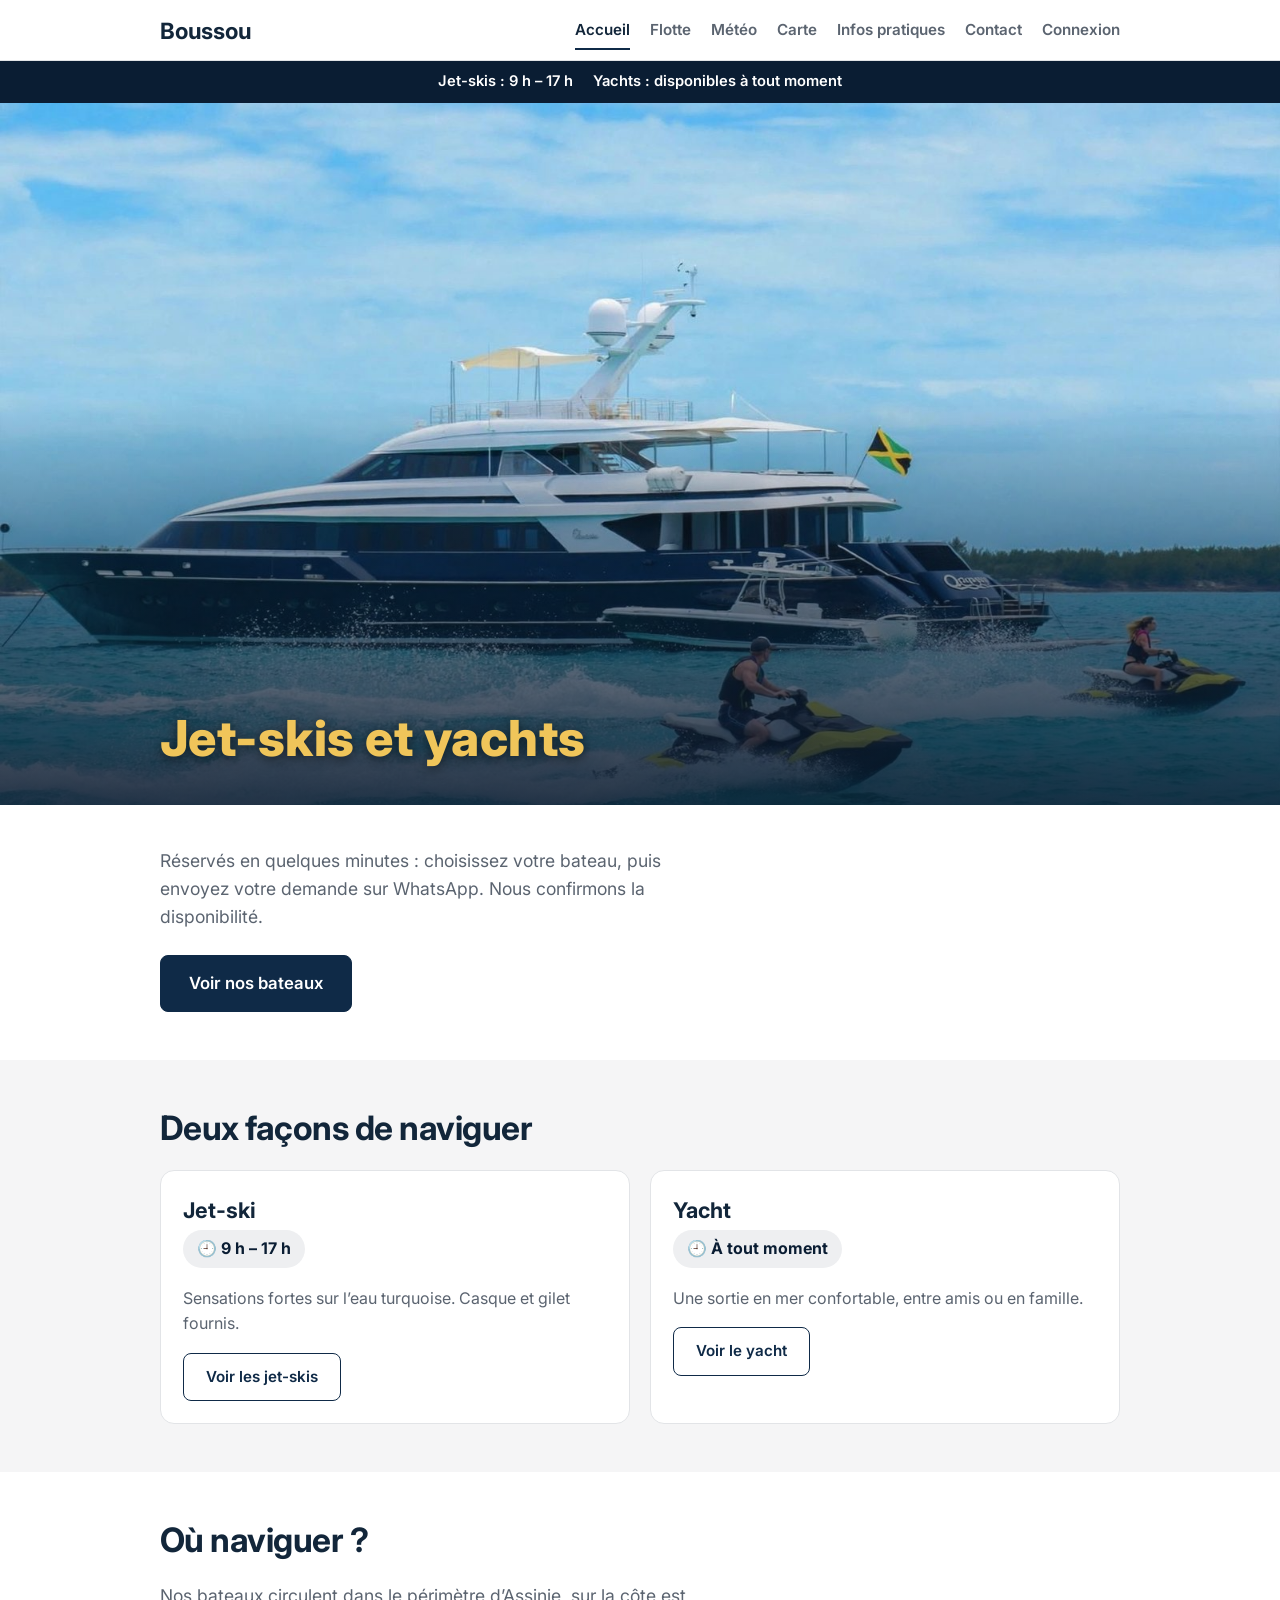
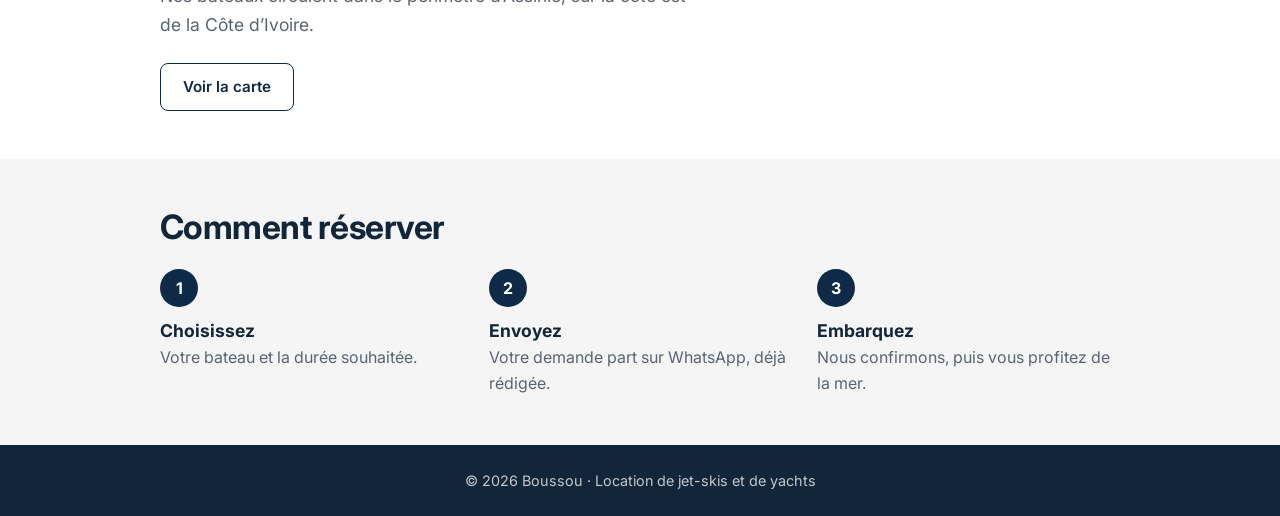
<file: index.html>
<!DOCTYPE html>
<html lang="fr"><head><meta charset="UTF-8"><meta name="viewport" content="width=device-width, initial-scale=1, viewport-fit=cover"><title>Boussou – Location de jet-skis et de yachts à Assinie</title>
<link href="https://fonts.googleapis.com/css2?family=Inter:wght@400;600;700&display=swap" rel="stylesheet">
<link rel="stylesheet" href="style.css"></head><body>
<header><div class="wrap barre"><a class="logo" href="index.html">Boussou</a><button class="menu-btn" id="menu-btn" type="button" aria-expanded="false" aria-controls="nav">Menu</button><nav id="nav" aria-label="Navigation principale"><a class="actif" href="index.html">Accueil</a><a href="flotte.html">Flotte</a><a href="meteo.html">Météo</a><a href="carte.html">Carte</a><a href="infos.html">Infos pratiques</a><a href="contact.html">Contact</a><a id="lien-compte" href="connexion.html">Connexion</a></nav></div></header>
<div class="barre-h"><span>Jet-skis : 9 h – 17 h</span><span>Yachts : disponibles à tout moment</span></div>
<main>
<div class="photo-pleine"><img src="accueil.jpg" alt="Yacht bleu marine et deux jet-skis sur une eau turquoise" fetchpriority="high"><h1 class="titre-photo">Jet-skis et yachts</h1></div>
<div class="wrap hero">
  
  <p class="sub">Réservés en quelques minutes : choisissez votre bateau, puis envoyez votre demande sur WhatsApp. Nous confirmons la disponibilité.</p>
  <a class="btn grand" href="flotte.html">Voir nos bateaux</a>
</div>
<section class="gris"><div class="wrap">
  <h2>Deux façons de naviguer</h2>
  <div class="cartes">
    <article class="carte"><h3>Jet-ski</h3><span class="heure">🕘 9 h – 17 h</span><p>Sensations fortes sur l’eau turquoise. Casque et gilet fournis.</p><a class="btn ghost" href="flotte.html">Voir les jet-skis</a></article>
    <article class="carte"><h3>Yacht</h3><span class="heure">🕘 À tout moment</span><p>Une sortie en mer confortable, entre amis ou en famille.</p><a class="btn ghost" href="flotte.html">Voir le yacht</a></article>
  </div>
</div></section>
<section><div class="wrap">
  <h2>Où naviguer ?</h2>
  <p class="sub" style="margin-top:0">Nos bateaux circulent dans le périmètre d’Assinie, sur la côte est de la Côte d’Ivoire.</p>
  <a class="btn ghost" href="carte.html">Voir la carte</a>
</div></section>
<section class="gris"><div class="wrap">
  <h2>Comment réserver</h2>
  <div class="etapes">
    <div class="etape"><b>1</b><h3>Choisissez</h3><p>Votre bateau et la durée souhaitée.</p></div>
    <div class="etape"><b>2</b><h3>Envoyez</h3><p>Votre demande part sur WhatsApp, déjà rédigée.</p></div>
    <div class="etape"><b>3</b><h3>Embarquez</h3><p>Nous confirmons, puis vous profitez de la mer.</p></div>
  </div>
</div></section>
</main>
<footer>© 2026 Boussou · Location de jet-skis et de yachts</footer>
<script src="script.js"></script>
<script src="compte.js"></script>
</body></html>
</file>
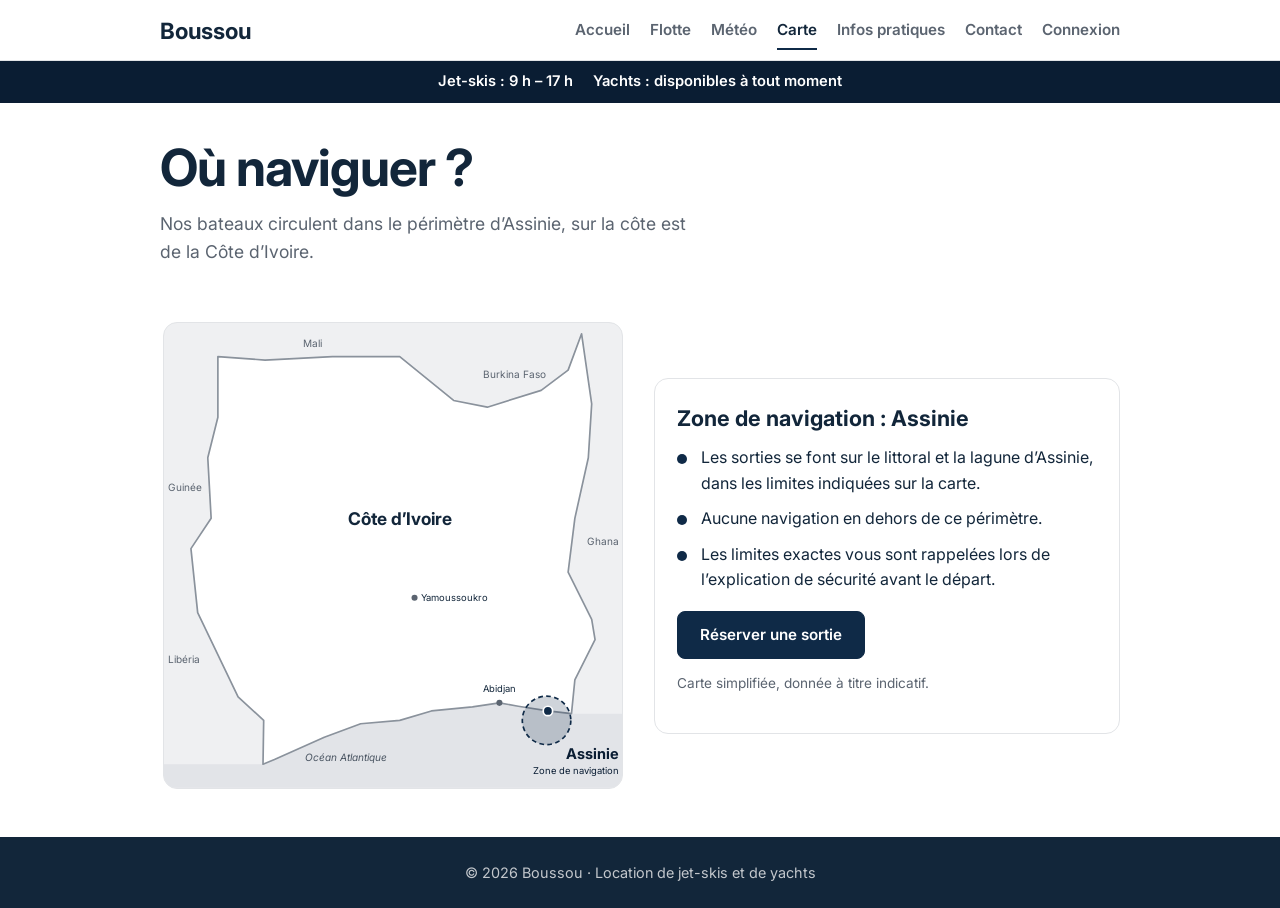
<file: carte.html>
<!DOCTYPE html>
<html lang="fr"><head><meta charset="UTF-8"><meta name="viewport" content="width=device-width, initial-scale=1, viewport-fit=cover"><title>Zone de navigation – Boussou</title>
<link href="https://fonts.googleapis.com/css2?family=Inter:wght@400;600;700&display=swap" rel="stylesheet">
<link rel="stylesheet" href="style.css"></head><body>
<header><div class="wrap barre"><a class="logo" href="index.html">Boussou</a><button class="menu-btn" id="menu-btn" type="button" aria-expanded="false" aria-controls="nav">Menu</button><nav id="nav" aria-label="Navigation principale"><a href="index.html">Accueil</a><a href="flotte.html">Flotte</a><a href="meteo.html">Météo</a><a class="actif" href="carte.html">Carte</a><a href="infos.html">Infos pratiques</a><a href="contact.html">Contact</a><a id="lien-compte" href="connexion.html">Connexion</a></nav></div></header>
<div class="barre-h"><span>Jet-skis : 9 h – 17 h</span><span>Yachts : disponibles à tout moment</span></div>
<main>
<div class="wrap hero petit"><h1>Où naviguer ?</h1><p class="sub">Nos bateaux circulent dans le périmètre d’Assinie, sur la côte est de la Côte d’Ivoire.</p></div>
<section><div class="wrap zonebox">
<svg class="ci" viewBox="-20 0 680 690" role="img" aria-label="Carte simplifiée de la Côte d’Ivoire avec la zone de navigation d’Assinie, au sud-est">
<path d="M-20,655 L127,655 L144,648 L218,615 L272,595 L330,590 L377,576 L438,570 L478,564 L506,569 L550,576 L585,580 L660,580 L660,690 L-20,690Z" fill="#e2e4e8"/>
<path d="M60,50 L130,55 L230,50 L330,50 L410,115 L460,125 L540,100 L580,70 L600,16 L615,120 L610,200 L590,290 L580,370 L615,440 L620,470 L590,530 L585,580 L550,576 L506,569 L478,564 L438,570 L377,576 L330,590 L272,595 L218,615 L144,648 L127,655 L128,590 L90,555 L30,430 L20,335 L50,290 L45,200 L60,140Z" fill="#fff" stroke="#8a929c" stroke-width="2.5" stroke-linejoin="round"/>
<g font-family="Inter,system-ui,sans-serif" fill="#5b6470" font-size="15">
<text x="330" y="300" text-anchor="middle" font-size="26" font-weight="700" fill="#12263a">Côte d’Ivoire</text>
<text x="200" y="36" text-anchor="middle">Mali</text><text x="500" y="82" text-anchor="middle">Burkina Faso</text>
<text x="655" y="330" text-anchor="end">Ghana</text><text x="-14" y="250">Guinée</text><text x="-14" y="505">Libéria</text>
<text x="250" y="650" text-anchor="middle" font-style="italic" fill="#4a5562">Océan Atlantique</text></g>
<g font-family="Inter,system-ui,sans-serif" font-size="14" fill="#12263a">
<circle cx="352" cy="408" r="4.5" fill="#5b6470"/><text x="362" y="413">Yamoussoukro</text>
<circle cx="478" cy="564" r="4.5" fill="#5b6470"/><text x="478" y="548" text-anchor="middle">Abidjan</text></g>
<circle cx="548" cy="590" r="36" fill="#0f2a47" fill-opacity=".2" stroke="#0f2a47" stroke-width="2.5" stroke-dasharray="7 5"/>
<circle cx="550" cy="576" r="7" fill="#0f2a47" stroke="#fff" stroke-width="2.5"/>
<text x="655" y="648" text-anchor="end" font-family="Inter,system-ui,sans-serif" font-size="22" font-weight="700" fill="#0a1d33">Assinie</text>
<text x="655" y="670" text-anchor="end" font-family="Inter,system-ui,sans-serif" font-size="14" fill="#0a1d33">Zone de navigation</text>
</svg>
<div class="carte">
  <h3>Zone de navigation : Assinie</h3>
  <ul class="liste-zone">
    <li>Les sorties se font sur le littoral et la lagune d’Assinie, dans les limites indiquées sur la carte.</li>
    <li>Aucune navigation en dehors de ce périmètre.</li>
    <li>Les limites exactes vous sont rappelées lors de l’explication de sécurité avant le départ.</li>
  </ul>
  <a class="btn" href="flotte.html">Réserver une sortie</a>
  <p class="mini" style="margin-top:14px">Carte simplifiée, donnée à titre indicatif.</p>
</div>
</div></section>
</main>
<footer>© 2026 Boussou · Location de jet-skis et de yachts</footer>
<script src="script.js"></script>
<script src="compte.js"></script>
</body></html>
</file>
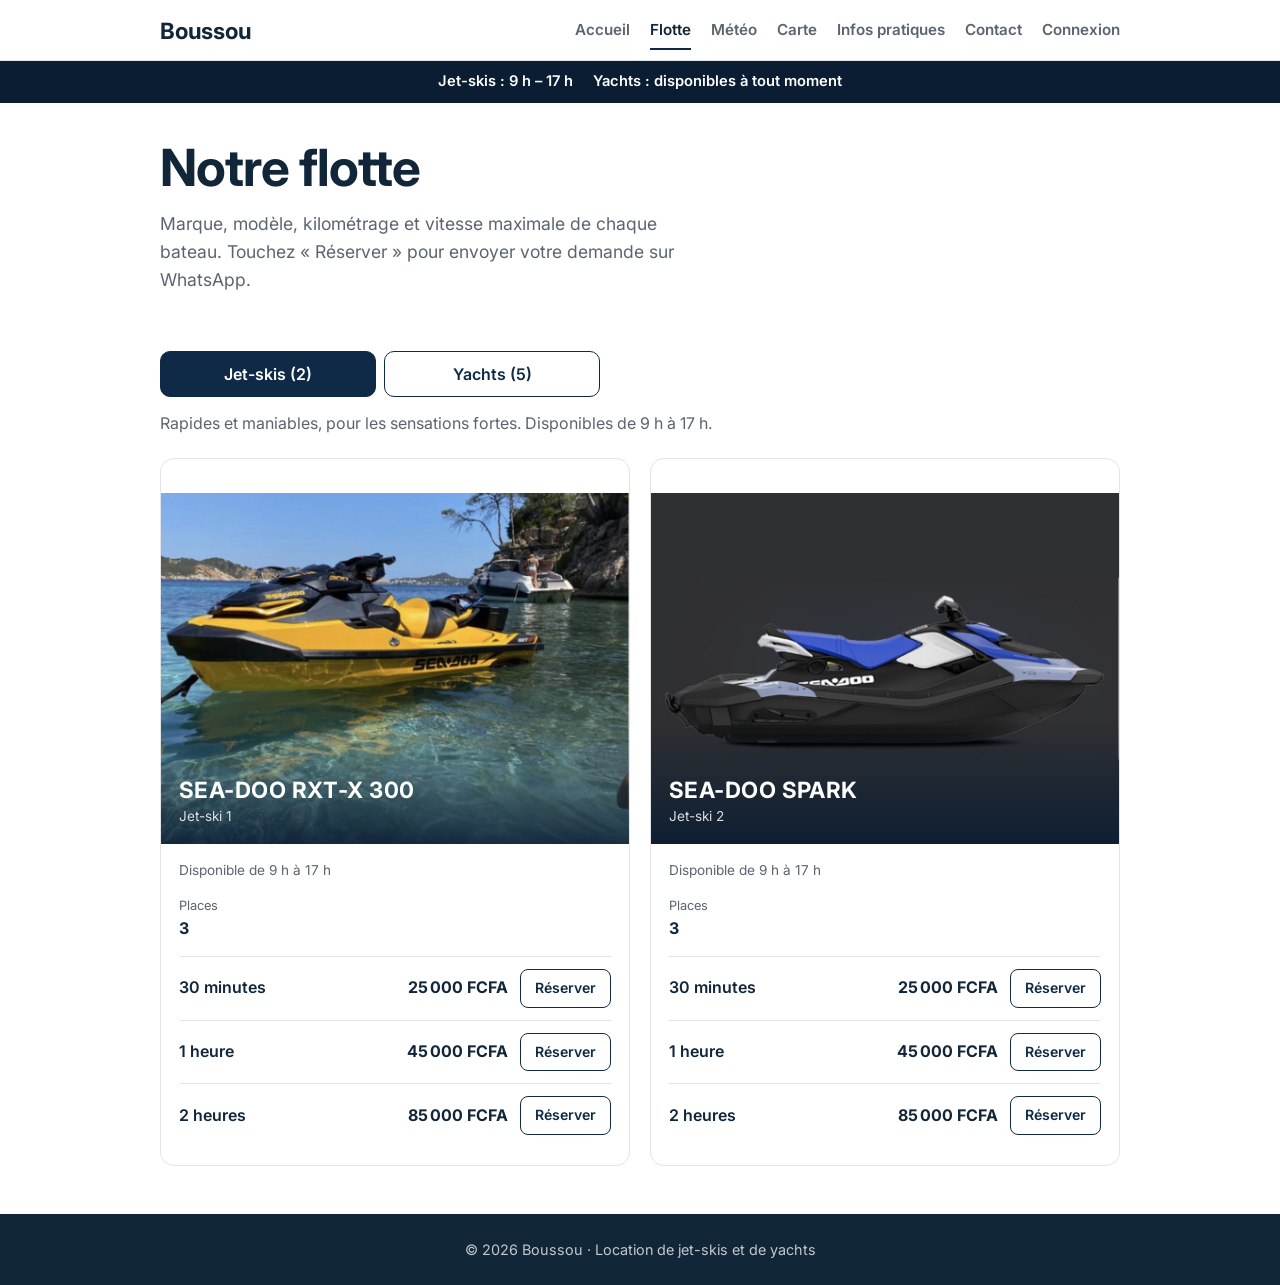
<file: flotte.html>
<!DOCTYPE html>
<html lang="fr"><head><meta charset="UTF-8"><meta name="viewport" content="width=device-width, initial-scale=1, viewport-fit=cover"><title>Notre flotte – Boussou</title>
<link href="https://fonts.googleapis.com/css2?family=Inter:wght@400;600;700&display=swap" rel="stylesheet">
<link rel="stylesheet" href="style.css"></head><body>
<header><div class="wrap barre"><a class="logo" href="index.html">Boussou</a><button class="menu-btn" id="menu-btn" type="button" aria-expanded="false" aria-controls="nav">Menu</button><nav id="nav" aria-label="Navigation principale"><a href="index.html">Accueil</a><a class="actif" href="flotte.html">Flotte</a><a href="meteo.html">Météo</a><a href="carte.html">Carte</a><a href="infos.html">Infos pratiques</a><a href="contact.html">Contact</a><a id="lien-compte" href="connexion.html">Connexion</a></nav></div></header>
<div class="barre-h"><span>Jet-skis : 9 h – 17 h</span><span>Yachts : disponibles à tout moment</span></div>
<main>
<div class="wrap hero petit" id="hero-flotte">
  <h1>Notre flotte</h1>
  <p class="sub">Marque, modèle, kilométrage et vitesse maximale de chaque bateau. Touchez « Réserver » pour envoyer votre demande sur WhatsApp.</p>
</div>
<section id="sec-flotte"><div class="wrap"><div class="onglets" role="tablist" id="onglets"></div><p class="intro-cat" id="introcat"></p><div class="cartes" id="bateaux"></div></div></section>
</main>
<footer>© 2026 Boussou · Location de jet-skis et de yachts</footer>
<script src="script.js"></script>
<script src="compte.js"></script>
</body></html>
</file>
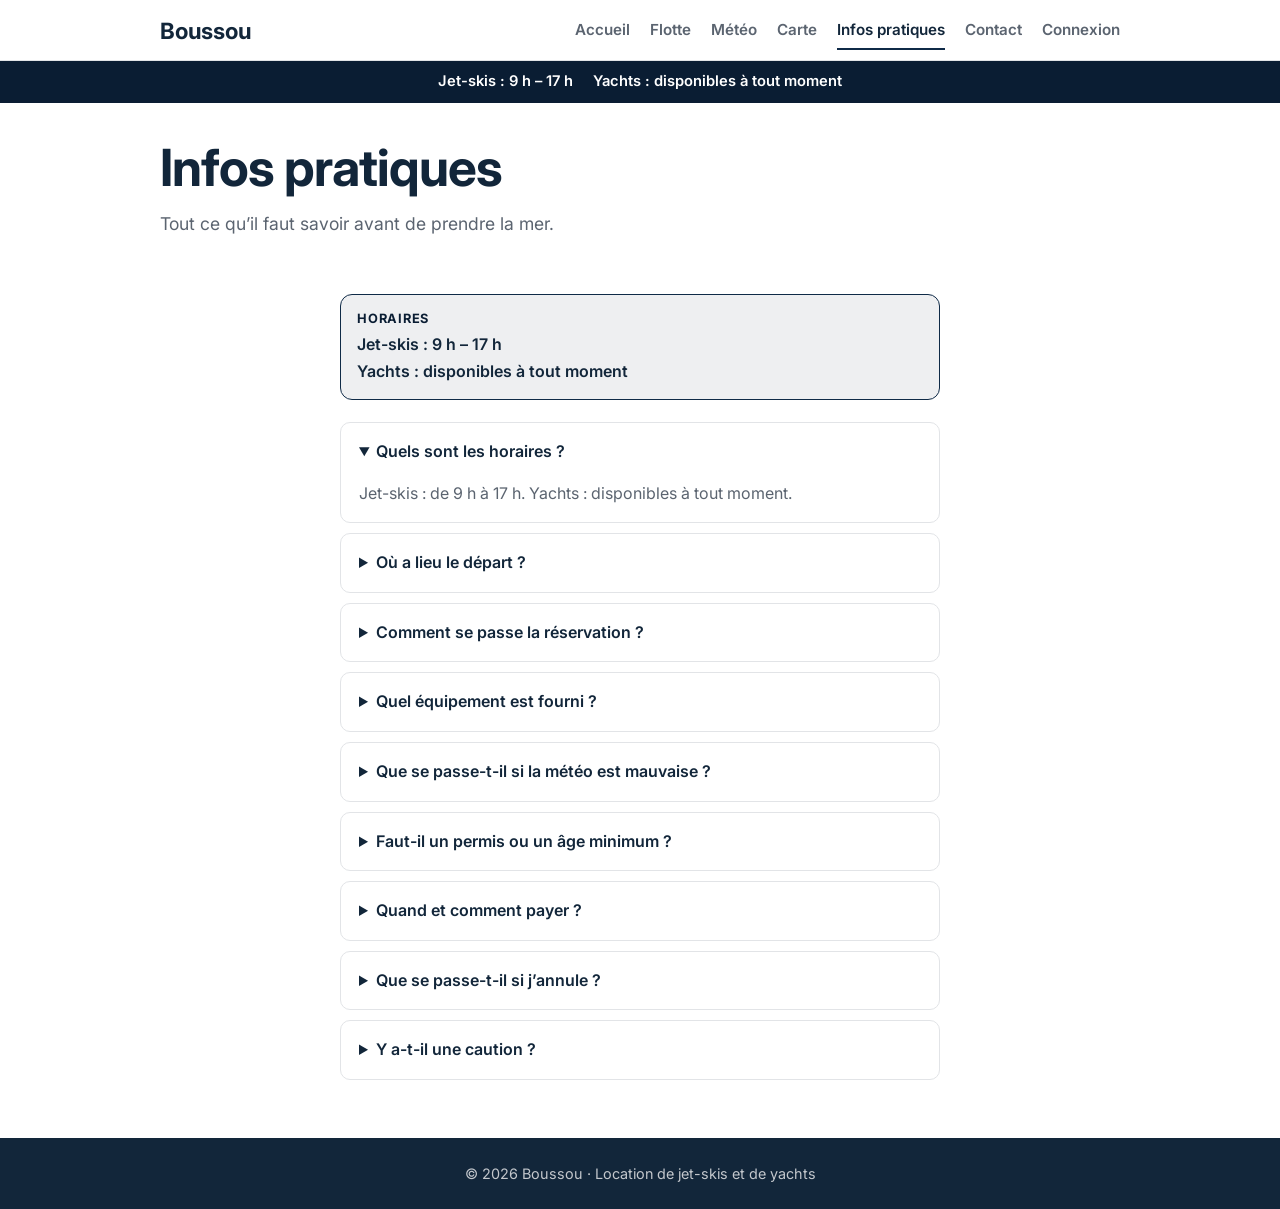
<file: infos.html>
<!DOCTYPE html>
<html lang="fr"><head><meta charset="UTF-8"><meta name="viewport" content="width=device-width, initial-scale=1, viewport-fit=cover"><title>Infos pratiques – Boussou</title>
<link href="https://fonts.googleapis.com/css2?family=Inter:wght@400;600;700&display=swap" rel="stylesheet">
<link rel="stylesheet" href="style.css"></head><body>
<header><div class="wrap barre"><a class="logo" href="index.html">Boussou</a><button class="menu-btn" id="menu-btn" type="button" aria-expanded="false" aria-controls="nav">Menu</button><nav id="nav" aria-label="Navigation principale"><a href="index.html">Accueil</a><a href="flotte.html">Flotte</a><a href="meteo.html">Météo</a><a href="carte.html">Carte</a><a class="actif" href="infos.html">Infos pratiques</a><a href="contact.html">Contact</a><a id="lien-compte" href="connexion.html">Connexion</a></nav></div></header>
<div class="barre-h"><span>Jet-skis : 9 h – 17 h</span><span>Yachts : disponibles à tout moment</span></div>
<main>
<div class="wrap hero petit"><h1>Infos pratiques</h1><p class="sub">Tout ce qu’il faut savoir avant de prendre la mer.</p></div>
<section><div class="wrap etroit">
  <div class="encart-h"><b>Horaires</b><span>Jet-skis : 9 h – 17 h</span><span>Yachts : disponibles à tout moment</span></div>
  <details open><summary>Quels sont les horaires ?</summary><p>Jet-skis : de 9 h à 17 h. Yachts : disponibles à tout moment.</p></details>
  <details><summary>Où a lieu le départ ?</summary><p>Le départ se fait à Assinie. Nous vous indiquons le lieu exact sur WhatsApp lors de la confirmation de votre réservation.</p></details>
  <details><summary>Comment se passe la réservation ?</summary><p>Vous choisissez un bateau et une durée, puis votre demande part sur WhatsApp. Nous confirmons la disponibilité et le prix.</p></details>
  <details><summary>Quel équipement est fourni ?</summary><p>Gilets de sauvetage pour tous, et casque pour les jet-skis. Une explication de sécurité est donnée avant chaque départ.</p></details>
  <details><summary>Que se passe-t-il si la météo est mauvaise ?</summary><p>Si les conditions ne sont pas sûres, la sortie est reportée à une autre date.</p></details>
  <details><summary>Faut-il un permis ou un âge minimum ?</summary><p>Jet-skis : 16 ans minimum, accompagné d’un adulte. Yachts : contactez-nous avant de réserver, nous vous indiquons ce qu’il faut.</p></details>
  <details><summary>Quand et comment payer ?</summary><p>Un acompte de 50 % est demandé pour confirmer votre réservation. Le solde se règle selon les modalités indiquées à la confirmation.</p></details>
  <details><summary>Que se passe-t-il si j’annule ?</summary><p>Votre acompte est remboursé si vous annulez au moins 48 h avant la sortie.</p></details>
  <details><summary>Y a-t-il une caution ?</summary><p>Oui, une caution est demandée pour les jet-skis et les yachts. Son montant vous est communiqué lors de la réservation. Elle vous est rendue au retour si le bateau n’a subi aucun dégât.</p></details>
</div></section>
</main>
<footer>© 2026 Boussou · Location de jet-skis et de yachts</footer>
<script src="script.js"></script>
<script src="compte.js"></script>
</body></html>
</file>
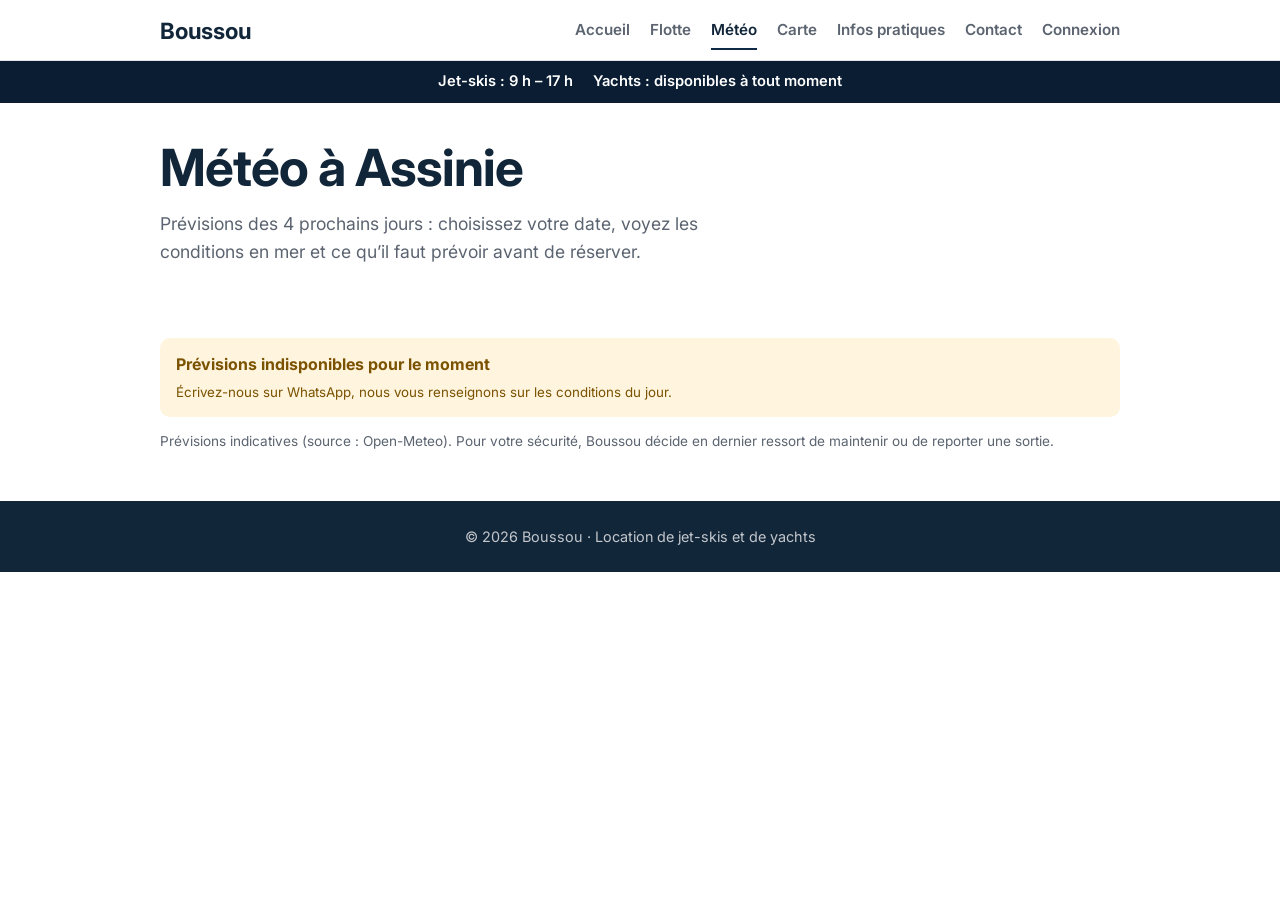
<file: meteo.html>
<!DOCTYPE html>
<html lang="fr"><head><meta charset="UTF-8"><meta name="viewport" content="width=device-width, initial-scale=1, viewport-fit=cover"><title>Météo à Assinie – Boussou</title>
<link href="https://fonts.googleapis.com/css2?family=Inter:wght@400;600;700&display=swap" rel="stylesheet">
<link rel="stylesheet" href="style.css"></head><body>
<header><div class="wrap barre"><a class="logo" href="index.html">Boussou</a><button class="menu-btn" id="menu-btn" type="button" aria-expanded="false" aria-controls="nav">Menu</button><nav id="nav" aria-label="Navigation principale"><a href="index.html">Accueil</a><a href="flotte.html">Flotte</a><a class="actif" href="meteo.html">Météo</a><a href="carte.html">Carte</a><a href="infos.html">Infos pratiques</a><a href="contact.html">Contact</a><a id="lien-compte" href="connexion.html">Connexion</a></nav></div></header>
<div class="barre-h"><span>Jet-skis : 9 h – 17 h</span><span>Yachts : disponibles à tout moment</span></div>
<main>
<div class="wrap hero petit">
  <h1>Météo à Assinie</h1>
  <p class="sub">Prévisions des 4 prochains jours : choisissez votre date, voyez les conditions en mer et ce qu’il faut prévoir avant de réserver.</p>
</div>
<section id="meteo"><div class="wrap">
  <div class="meteo-jours" id="meteo-jours" role="group" aria-label="Choisir un jour"><p class="mini">Chargement des prévisions…</p></div>
  <div id="meteo-detail" aria-live="polite"></div>
  <p class="mini" style="margin-top:14px">Prévisions indicatives (source : Open-Meteo). Pour votre sécurité, Boussou décide en dernier ressort de maintenir ou de reporter une sortie.</p>
</div></section>
</main>
<footer>© 2026 Boussou · Location de jet-skis et de yachts</footer>
<script src="script.js"></script>
<script src="compte.js"></script>
</body></html>
</file>
<file: style.css>
/* Boussou – style commun à toutes les pages */
:root{--encre:#12263a;--texte2:#5b6470;--accent:#0f2a47;--accent2:#0a1d33;--gris:#f5f5f6;--bord:#e2e4e7;--img:url(plage.jpg)}
*{box-sizing:border-box;margin:0;padding:0}
html{scroll-behavior:smooth}
body{font-family:Inter,system-ui,-apple-system,"Segoe UI",sans-serif;color:var(--encre);background:#fff;line-height:1.6;-webkit-font-smoothing:antialiased}
a:focus-visible,summary:focus-visible{outline:3px solid var(--accent);outline-offset:3px}
.wrap{max-width:1000px;margin:0 auto;padding:0 20px}
header{border-bottom:1px solid var(--bord);background:#fff;position:sticky;top:0;z-index:5}
.barre{display:flex;flex-wrap:wrap;justify-content:space-between;align-items:center;gap:2px 24px;padding-top:calc(12px + env(safe-area-inset-top,0px));padding-bottom:6px}
.logo{font-size:1.4rem;font-weight:700;color:var(--encre);text-decoration:none;letter-spacing:-.01em}
nav{display:flex;flex-wrap:wrap;gap:0 20px}
nav a{color:var(--texte2);text-decoration:none;font-weight:600;font-size:.95rem;padding:6px 0;border-bottom:2px solid transparent}
nav a:hover{color:var(--accent)}
nav a.actif{color:var(--encre);border-bottom-color:var(--accent)}
.btn{display:inline-block;text-decoration:none;background:var(--accent);color:#fff;font-weight:600;font-size:.95rem;padding:11px 22px;border-radius:8px;border:1.5px solid var(--accent);transition:background .15s,color .15s;cursor:pointer;font-family:inherit}
.btn:hover{background:var(--accent2)}
.btn.grand{font-size:1.05rem;padding:14px 28px}
.btn.ghost{background:transparent;color:var(--accent)}
.btn.ghost:hover{background:var(--accent);color:#fff}
.hero{padding:40px 20px 48px}
.hero.petit{padding:36px 20px 8px}
h1{font-size:clamp(2rem,6.2vw,3.2rem);line-height:1.12;font-weight:700;letter-spacing:-.02em;max-width:18ch}
.sub{color:var(--texte2);font-size:1.1rem;max-width:50ch;margin:14px 0 24px}
.petit .sub{margin-bottom:0}
.photo{margin-top:34px}
.photo img{display:block;width:100%;aspect-ratio:4/3;object-fit:cover;object-position:45% 80%;border-radius:14px}
@media(min-width:760px){.photo img{aspect-ratio:16/8;object-position:50% 72%}}
section{padding:48px 0}
.gris{background:var(--gris)}
h2{font-size:clamp(1.6rem,4.5vw,2.1rem);font-weight:700;letter-spacing:-.015em;line-height:1.2;margin-bottom:22px}
.cartes{display:grid;gap:20px}
@media(min-width:800px){.cartes{grid-template-columns:1fr 1fr}.cartes.trois{grid-template-columns:1fr 1fr 1fr}}
.carte{background:#fff;border:1px solid var(--bord);border-radius:14px;padding:22px}
.carte h3{font-size:1.35rem;font-weight:700}
.carte p{color:var(--texte2);margin:6px 0 16px}
.vignette{aspect-ratio:16/10;border-radius:10px;background-image:var(--img);background-repeat:no-repeat;margin-bottom:16px;background-color:#e4e6e9}
.tete{display:flex;align-items:center;gap:10px;margin-bottom:14px}
.etiquette{background:#eeeff1;color:var(--accent2);font-weight:700;font-size:.78rem;padding:3px 10px;border-radius:20px}
.specs{display:grid;grid-template-columns:1fr 1fr;gap:12px 16px;margin-bottom:14px}
.specs dt{font-size:.8rem;color:var(--texte2)}
.specs dd{font-weight:700}
.ligne{display:flex;align-items:center;gap:12px;padding:12px 0;border-top:1px solid var(--bord)}
.ligne .nom{flex:1;font-weight:600}
.ligne .prix{font-weight:700}
.ligne a{border:1.5px solid var(--accent);color:var(--accent);text-decoration:none;font-weight:600;font-size:.88rem;padding:7px 14px;border-radius:8px;transition:background .15s,color .15s}
.ligne a:hover{background:var(--accent);color:#fff}
.etapes{display:grid;gap:26px}
@media(min-width:800px){.etapes{grid-template-columns:repeat(3,1fr)}}
.etape b{display:grid;place-items:center;width:38px;height:38px;border-radius:50%;background:var(--accent);color:#fff;margin-bottom:10px}
.etape h3{font-size:1.1rem}
.etape p{color:var(--texte2)}
.etroit{max-width:640px}
details{border:1px solid var(--bord);border-radius:10px;margin-bottom:10px;background:#fff}
summary{cursor:pointer;font-weight:600;padding:16px 18px}
details p{padding:0 18px 16px;color:var(--texte2)}
.champ{display:grid;gap:6px;margin-bottom:16px}
label{font-weight:600;font-size:.95rem}
input,select,textarea{font:inherit;padding:12px;border:1px solid var(--bord);border-radius:8px;background:#fff;color:var(--encre);width:100%}
textarea{min-height:110px}
.ou{margin-top:18px;color:var(--texte2)}
.ou a{color:var(--accent);font-weight:600}
footer{background:var(--encre);color:#c3c7cc;text-align:center;padding:24px 20px calc(24px + env(safe-area-inset-bottom,0px));font-size:.9rem}
.zonebox{display:grid;gap:28px;align-items:center}
@media(min-width:800px){.zonebox{grid-template-columns:1fr 1fr}}
svg.ci{width:100%;height:auto;max-width:460px;margin:0 auto;display:block;border:1px solid var(--bord);border-radius:14px;background:#eff0f2}
.liste-zone{list-style:none;display:grid;gap:10px;margin:10px 0 18px}
.liste-zone li{padding-left:24px;position:relative}
.liste-zone li::before{content:"";position:absolute;left:0;top:.55em;width:10px;height:10px;border-radius:50%;background:var(--accent)}
.mini{font-size:.85rem;color:var(--texte2)}
.onglets{display:flex;gap:8px;max-width:440px;margin-bottom:14px}
.onglets button{flex:1;padding:12px 10px;border:1.5px solid var(--accent);background:#fff;color:var(--accent);font:600 1rem Inter,system-ui,sans-serif;border-radius:10px;cursor:pointer}
.onglets button[aria-selected=true]{background:var(--accent);color:#fff}
.intro-cat{color:var(--texte2);margin-bottom:22px}
.carte.large{grid-column:1/-1}
@media(min-width:800px){.large .specs{grid-template-columns:repeat(3,1fr)}}
.titre-int{font-size:1rem;margin:6px 0 10px}
.galerie{display:flex;gap:12px;overflow-x:auto;scroll-snap-type:x mandatory;padding-bottom:10px;margin-bottom:12px}
.tuile{flex:0 0 68%;max-width:270px;scroll-snap-align:start;border:1px solid var(--bord);border-radius:10px;overflow:hidden;background:#fff}
.tuile .ph{aspect-ratio:4/3;background:#ecedef center/cover;display:grid;place-items:center;color:var(--texte2);font-size:.82rem}
.tuile figcaption{padding:9px 12px;font-weight:600}

/* Météo */
.meteo-jours{display:grid;grid-template-columns:repeat(4,1fr);gap:8px;margin-bottom:16px}
.mj{border:1.5px solid var(--bord);background:#fff;border-radius:10px;padding:10px 4px;text-align:center;cursor:pointer;font:inherit;color:var(--encre);display:grid;gap:2px;justify-items:center}
.mj[aria-pressed=true]{border-color:var(--accent);background:#eeeff1}
.mj .j{font-weight:700;font-size:.85rem;text-transform:capitalize}
.mj .ic{font-size:1.7rem;line-height:1.2}
.mj .t{font-weight:700}
.mj .p{font-size:.78rem;color:var(--texte2)}
.verdict{padding:14px 16px;border-radius:10px;font-weight:700;margin-bottom:14px}
.verdict small{display:block;font-weight:400;margin-top:4px}
.v0{background:#e6f5ec;color:#16643a}.v1{background:#fff4dd;color:#7a5200}.v2{background:#fde8e8;color:#8f1d1d}
.mdet{display:grid;gap:20px}
@media(min-width:800px){.mdet{grid-template-columns:1fr 1fr}}
.mdet .carte p{margin:0}
.chiffres{display:grid;grid-template-columns:1fr 1fr;gap:10px 16px}
.chiffres dt{font-size:.8rem;color:var(--texte2)}
.chiffres dd{font-weight:700}
.prevoir{list-style:none;display:grid;gap:8px}
.prevoir li{padding-left:24px;position:relative}
.prevoir li::before{content:"\2713";position:absolute;left:0;color:var(--accent);font-weight:700}

/* En-tête : logo + bouton Menu sur mobile, menu horizontal sur grand écran */
.barre{padding-bottom:10px}
.menu-btn{display:inline-flex;align-items:center;gap:8px;background:#fff;border:1.5px solid var(--bord);border-radius:8px;padding:8px 14px;font:600 .95rem Inter,system-ui,sans-serif;color:var(--encre);cursor:pointer}
.menu-btn::after{content:"\25BE"}
.menu-btn[aria-expanded=true]::after{content:"\25B4"}
.menu-btn:focus-visible{outline:3px solid var(--accent);outline-offset:3px}
@media(max-width:799px){
  nav{display:none;flex-direction:column;flex-basis:100%;gap:0;padding:6px 0 4px}
  nav.ouvert{display:flex}
  nav a{padding:14px 2px;font-size:1.05rem;border-bottom:1px solid var(--bord)}
  nav a:last-child{border-bottom:0}
  nav a.actif{color:var(--accent);border-bottom-color:var(--bord)}
}
@media(min-width:800px){.menu-btn{display:none}}

/* Horaires bien visibles */
.barre-h{background:var(--accent2);color:#fff;font-size:.92rem;font-weight:600;text-align:center;padding:9px 16px;display:flex;flex-wrap:wrap;justify-content:center;gap:2px 20px}
.heure{display:inline-block;background:#eeeff1;color:var(--accent2);font-weight:700;font-size:1rem;padding:6px 14px;border-radius:20px;margin:2px 0 10px}
.carte .heure{margin-bottom:12px}
.encart-h{display:grid;gap:2px;border:1.5px solid var(--accent);background:#eeeff1;border-radius:12px;padding:14px 16px;margin:0 0 22px;font-weight:600;color:var(--encre)}
.encart-h b{font-size:.8rem;letter-spacing:.06em;text-transform:uppercase;color:var(--accent2)}

/* Comptes clients */
[hidden]{display:none!important}
.etat{display:inline-block;padding:3px 10px;border-radius:20px;font-size:.82rem;font-weight:700;margin:2px 0 8px}
.etroit .onglets{margin-bottom:20px}

/* Yachts : cartes courtes et fiche */
.specs.trois{grid-template-columns:repeat(3,1fr)}
.actions{display:flex;gap:10px;flex-wrap:wrap}
.carte.fiche{grid-column:1/-1}
.carte.fiche h2{font-size:1.6rem}
.galerie2{display:grid;grid-template-columns:1fr;gap:12px;margin-bottom:10px}
@media(min-width:800px){.galerie2{max-width:760px}.fiche-specs{grid-template-columns:repeat(5,1fr)!important}}
.tuile2{margin:0}
.tuile2 .ph{display:block;width:100%;border:0;padding:0;border-radius:10px;background:#ecedef;cursor:zoom-in;overflow:hidden}
.tuile2 .ph img{display:block;width:100%;height:auto}
.tuile2 .ph.vide{aspect-ratio:16/5;display:grid;place-items:center;border:1.5px dashed var(--bord);background:#fff;color:var(--texte2);font-size:.8rem;cursor:default}
.tuile2 figcaption{font-size:.8rem;color:var(--texte2);margin-top:4px}
dd.vide{color:var(--texte2);font-weight:400;font-style:italic}
#lb{position:fixed;inset:0;background:rgba(0,0,0,.92);display:grid;place-items:center;z-index:100;padding:16px;cursor:zoom-out}
#lb img{max-width:100%;max-height:88vh;border-radius:8px}
#lb button{position:absolute;top:calc(12px + env(safe-area-inset-top,0px));right:16px;width:42px;height:42px;border:0;border-radius:50%;background:#fff;color:#111;font-size:1.7rem;line-height:1;cursor:pointer}

/* Visionneuse verticale */
#lb{display:block;padding:0;cursor:default}
#lb .pile{height:100%;overflow-y:auto;scroll-snap-type:y mandatory;overscroll-behavior:contain;-webkit-overflow-scrolling:touch}
#lb figure{height:100%;margin:0;scroll-snap-align:center;scroll-snap-stop:always;display:grid;place-items:center;padding:64px 12px}
#lb img{max-width:100%;max-height:100%;object-fit:contain;border-radius:8px}
#lb .x{z-index:2}
#lb .cpt{position:absolute;z-index:2;top:calc(22px + env(safe-area-inset-top,0px));left:16px;color:#fff;font-size:.95rem;font-weight:600}

/* Cartes « affiche » */
.carte.affiche{padding:0;overflow:hidden}
.photo{position:relative}
.photo img{display:block;width:100%;height:auto}
.photo .vignette{margin:0;border-radius:0;aspect-ratio:4/3}
.legende{position:absolute;left:0;right:0;bottom:0;padding:56px 18px 16px;color:#fff;background:linear-gradient(to top,rgba(10,29,51,.88),rgba(10,29,51,0))}
.legende h3{color:#fff;font-size:1.4rem;font-weight:700;line-height:1.15;letter-spacing:.02em;text-transform:uppercase}
.legende span{display:block;font-size:.85rem;opacity:.85;margin-top:2px}
.infos{padding:16px 18px 18px}
.carte.affiche .infos p{margin:0 0 6px}
.infos .fait{font-weight:600;color:var(--encre)}
.infos .apartir{color:var(--texte2)}
.infos .apartir b{color:var(--encre)}
.infos .dispo{font-size:.85rem;color:var(--texte2);margin-bottom:14px!important}
.infos .actions{margin-top:2px}

/* Yachts : carte « affiche » */
.carte.yc{padding:0;overflow:hidden}
.poster{position:relative;display:block;width:100%;padding:0;border:0;background:none;cursor:pointer;text-align:left;color:#fff;font:inherit}
.poster img{display:block;width:100%;height:auto}
.sans{display:block;width:100%;aspect-ratio:3/2;background:linear-gradient(135deg,#1c3556,#0a1d33)}
.legende{position:absolute;left:0;right:0;bottom:0;padding:56px 18px 16px;display:grid;gap:2px;text-align:left;color:#fff;background:linear-gradient(to top,rgba(10,29,51,.9),rgba(10,29,51,0));pointer-events:none}
.legende small{font-size:.74rem;font-weight:600;letter-spacing:.16em;text-transform:uppercase;opacity:.85}
.legende b{font-size:1.75rem;line-height:1.1;font-weight:800;letter-spacing:.02em;text-transform:uppercase}
.legende b span{display:inline;font-size:1em;font-weight:400;opacity:.9}
.pied{padding:14px 18px 18px}
.fiche{grid-column:1/-1}
.fiche>.btn{margin-bottom:14px}
.fiche .info{margin-top:18px}
.tuile2 .ph{position:relative;text-align:left}
.tuile2 .ph.affiche-vide{padding:0;border:0;cursor:default;overflow:hidden;background:none}

.fiche .info .titre-int{margin-top:24px;margin-bottom:8px}
.fiche .info .titre-int:first-child{margin-top:0}

/* Accueil : grande photo pleine largeur */
.photo-pleine img{display:block;width:100%;height:auto;max-height:78vh;object-fit:cover;object-position:50% 65%}
.photo-pleine+.hero{padding-top:28px}

/* Fiche yacht : photos pleine largeur + panneau du bas */
body.fiche-ouverte #sec-flotte{padding-top:0}
.fiche{margin-inline:-20px;padding-bottom:170px;grid-column:1/-1}
.gal{position:relative;max-width:760px;margin-inline:auto}
.gal #retour{position:fixed;top:calc(var(--hh,64px) + 10px);left:12px;z-index:6;margin:0;background:#fff;box-shadow:0 2px 10px rgba(0,0,0,.28)}
.galerie2{gap:2px;background:#0a1d33;margin:0;max-width:none}
.tuile2 .ph{border-radius:0}
.feuille{position:fixed;left:0;right:0;bottom:0;z-index:30;background:#fff;border-radius:18px 18px 0 0;box-shadow:0 -8px 28px rgba(10,29,51,.24);display:flex;flex-direction:column;max-height:82vh;padding-bottom:env(safe-area-inset-bottom,0px)}
.feuille.ouverte{height:82vh}
.feuille .poignee{display:flex;align-items:center;justify-content:center;gap:8px;flex:none;width:calc(100% - 36px);margin:12px 18px 10px;padding:11px 14px;border:1.5px solid var(--accent);border-radius:999px;background:#fff;color:var(--accent);font:700 .95rem Inter,system-ui,sans-serif;cursor:pointer;animation:pulse 2.2s ease-in-out 3}
.feuille .poignee .fl-ch{font-style:normal;font-size:.8rem}
.feuille.ouverte .poignee{animation:none}
@keyframes pulse{0%,100%{background:#fff;color:var(--accent)}50%{background:var(--accent);color:#fff}}
.feuille .fl{flex:none;display:flex;align-items:center;gap:12px;padding:0 18px 14px}
.feuille .ft{flex:1;min-width:0;border:0;background:none;text-align:left;cursor:pointer;font:inherit;color:var(--encre);padding:0}
.feuille .ft small{display:block;font-size:.72rem;font-weight:600;letter-spacing:.14em;text-transform:uppercase;color:var(--texte2)}
.feuille .ft b{display:block;font-size:1.2rem;line-height:1.25}
.feuille .ft span{display:block;font-size:.9rem;color:var(--texte2)}
.feuille .fl .btn{padding:12px 20px;white-space:nowrap}
.feuille .fc{flex:1;overflow-y:auto;padding:4px 18px 28px;border-top:1px solid var(--bord);overscroll-behavior:contain;-webkit-overflow-scrolling:touch}
.fc .titre-int{margin:22px 0 8px}
.fc .titre-int:first-child{margin-top:14px}
@media(min-width:800px){.feuille{left:50%;right:auto;width:760px;transform:translateX(-50%)}}

/* Accueil : titre doré sur la photo */
.photo-pleine{position:relative}
.photo-pleine::after{content:"";position:absolute;left:0;right:0;bottom:0;height:58%;background:linear-gradient(to top,rgba(8,24,45,.86) 0%,rgba(8,24,45,.55) 48%,rgba(8,24,45,0) 100%);pointer-events:none}
.photo-pleine .titre-photo{position:absolute;z-index:2;left:18px;bottom:16px;margin:0;max-width:50%;color:#f0c55a;font-size:1.6rem;line-height:1.12;font-weight:800;letter-spacing:.01em;text-shadow:0 2px 12px rgba(0,0,0,.6)}
@media(min-width:800px){.photo-pleine .titre-photo{left:max(24px,calc(50% - 480px));bottom:38px;max-width:none;font-size:3.1rem}}

/* Lignes de réservation : durée sur une seule ligne */
.ligne .nom{white-space:nowrap}
.ligne .prix{white-space:nowrap}
@media(max-width:430px){.ligne{gap:10px}.ligne .nom,.ligne .prix{font-size:.95rem}.ligne a{padding:9px 14px}}

/* Offres des yachts */
.offre{border:1px solid var(--bord);border-radius:12px;padding:14px 16px 4px;margin:12px 0}
.offre .oh{display:flex;justify-content:space-between;align-items:baseline;gap:12px}
.offre .oh b{font-size:1.05rem}
.offre .oh span{font-size:.8rem;color:var(--texte2);text-align:right}
.offre p{margin:6px 0 10px}
.offre .ligne{padding:10px 0 12px}
.offre .ligne .nom{white-space:normal}
</file>
